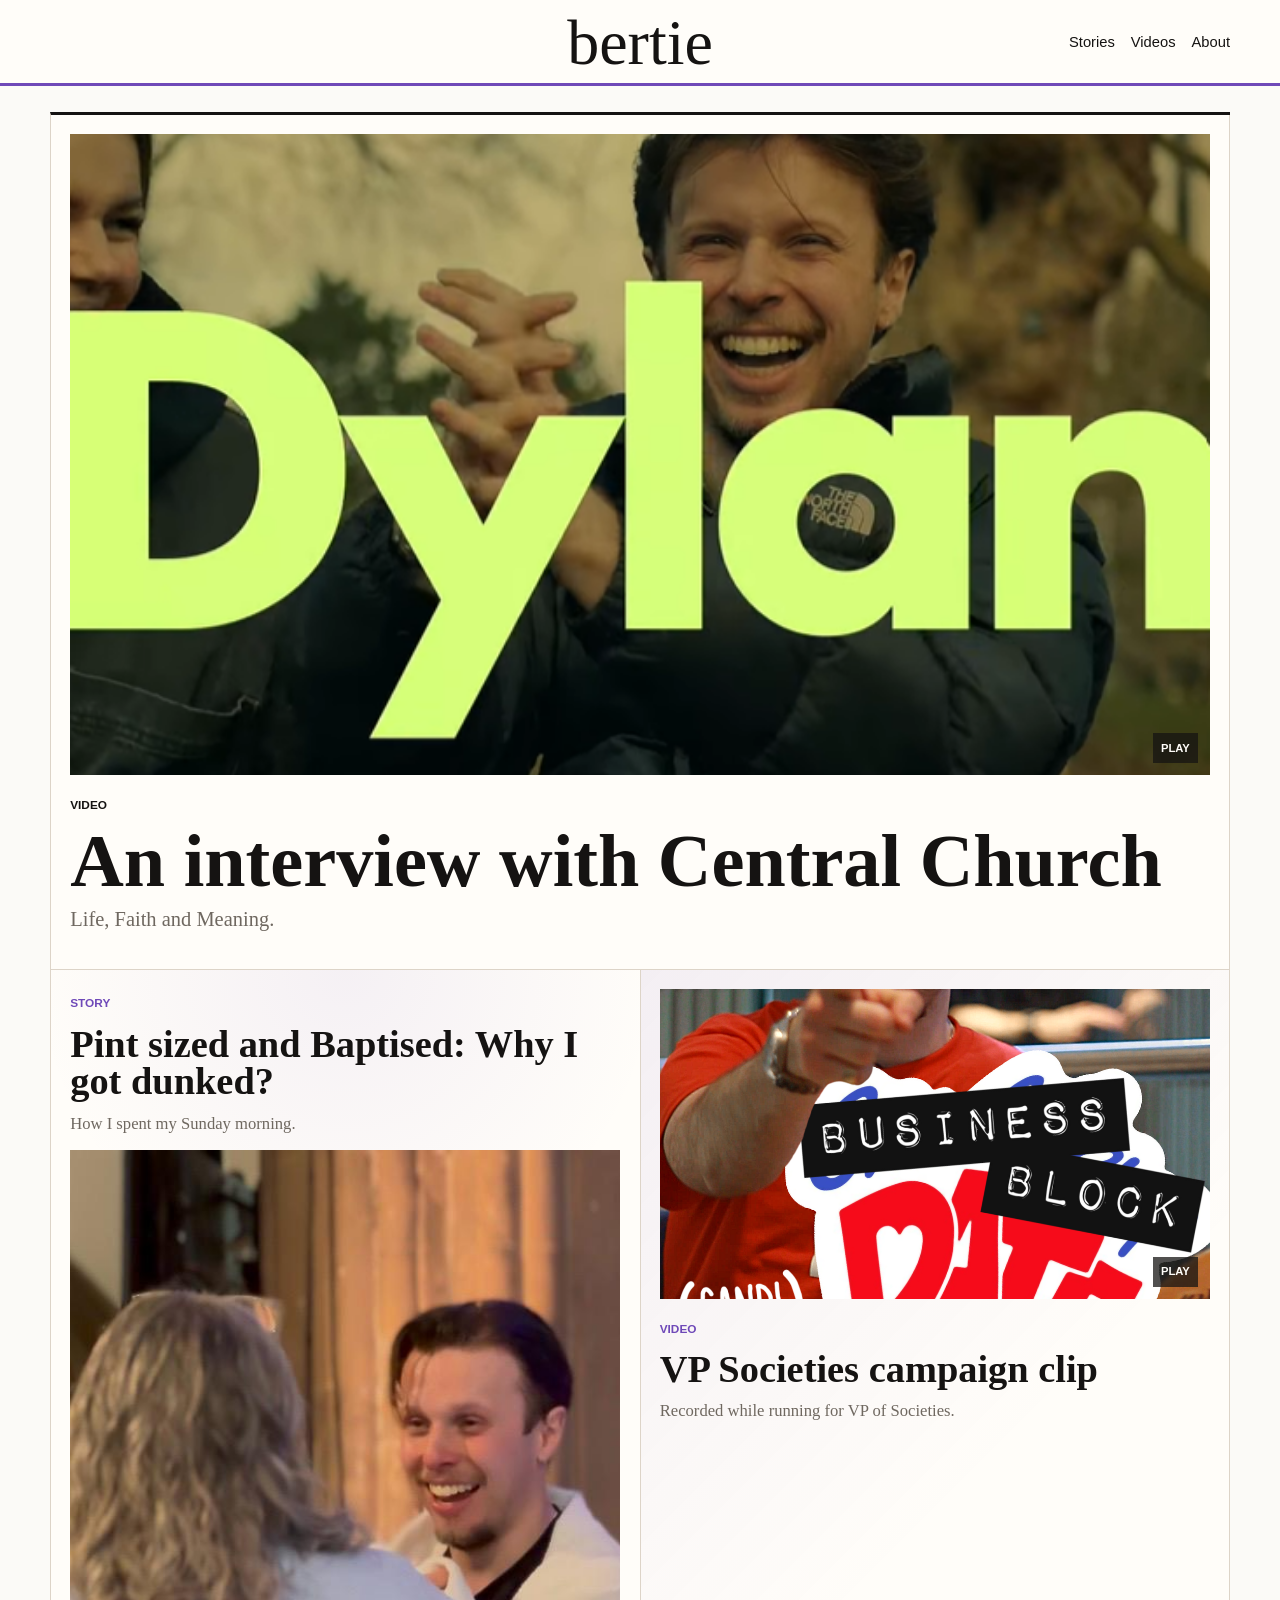
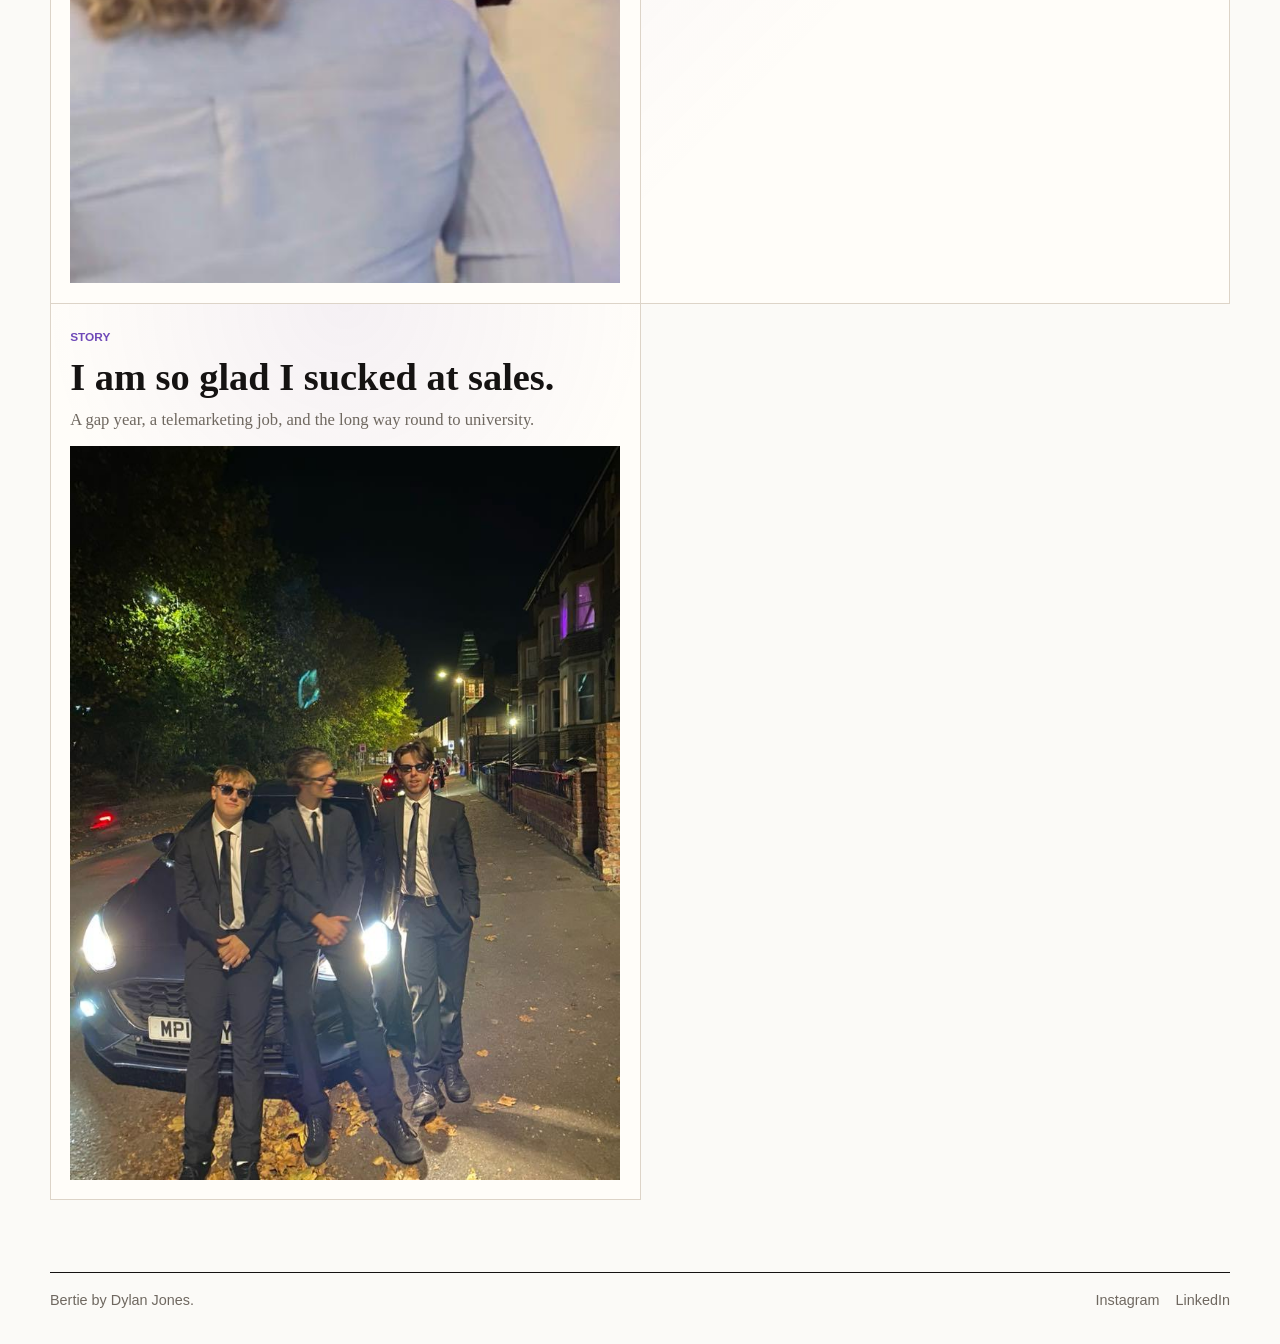
<file: index.html>
<!doctype html>
<html lang="en">
  <head>
    <meta charset="utf-8">
    <meta name="viewport" content="width=device-width, initial-scale=1">
    <title>Bertie</title>
    <meta name="description" content="Bertie is a place for writing by Dylan Jones.">
    <link rel="stylesheet" href="assets/css/site.css">
  </head>
  <body>
    <a class="skip-link" href="#main">Skip to content</a>
    <div data-include="header" data-base=""></div>

    <main id="main">
      <section class="post-index" aria-label="Posts">
        <div class="news-grid">
          <article class="post-card post-card--lead post-card--showcase post-card--video">
            <a href="posts/my-testimony.html">
              <div class="post-card__media" aria-hidden="true">
                <img src="assets/Thumbnails/interviewCC.png" alt="" loading="eager" decoding="async">
                <video muted loop playsinline preload="none">
                  <source src="assets/videos/testimony.mp4" type="video/mp4">
                </video>
              </div>
              <div class="post-card__body">
              <span class="post-label">Video</span>
              <h3>An interview with Central Church</h3>
              <p>
                Life, Faith and Meaning.
              </p>
              </div>
            </a>
          </article>

          <article class="post-card post-card--tall">
            <a href="posts/i-failed-my-driving-test-3-times.html">
              <span class="post-label">Story</span>
              <h3>Pint sized and Baptised: Why I got dunked?</h3>
              <p>
                How I spent my Sunday morning.
              </p>
            </a>
            <img src="assets/images/Baptism.jpeg" alt="Dylan being baptised" loading="eager" decoding="async">
          </article>

          <article class="post-card post-card--text">
            <a href="posts/vp-societies-campaign.html">
              <div class="post-card__media" aria-hidden="true">
                <img src="assets/Thumbnails/VP.png" alt="" loading="lazy" decoding="async">
                <video muted loop playsinline preload="none">
                  <source src="assets/videos/Business_Block_Date.mp4" type="video/mp4">
                </video>
              </div>
              <div class="post-card__body">
                <span class="post-label">Video</span>
                <h3>VP Societies campaign clip</h3>
                <p>
                  Recorded while running for VP of Societies.
                </p>
              </div>
            </a>
          </article>

          <article class="post-card post-card--tall">
            <a href="posts/i-am-so-glad-i-sucked-at-sales.html">
              <span class="post-label">Story</span>
              <h3>I am so glad I sucked at sales.</h3>
              <p>
                A gap year, a telemarketing job, and the long way round to university.
              </p>
            </a>
            <img src="assets/images/lads.jpeg" alt="Three friends in suits standing in front of a car at night" loading="lazy" decoding="async">
          </article>
        </div>
      </section>
    </main>

    <div data-include="footer" data-base=""></div>
    <script src="assets/js/site.js" defer></script>
  </body>
</html>
</file>
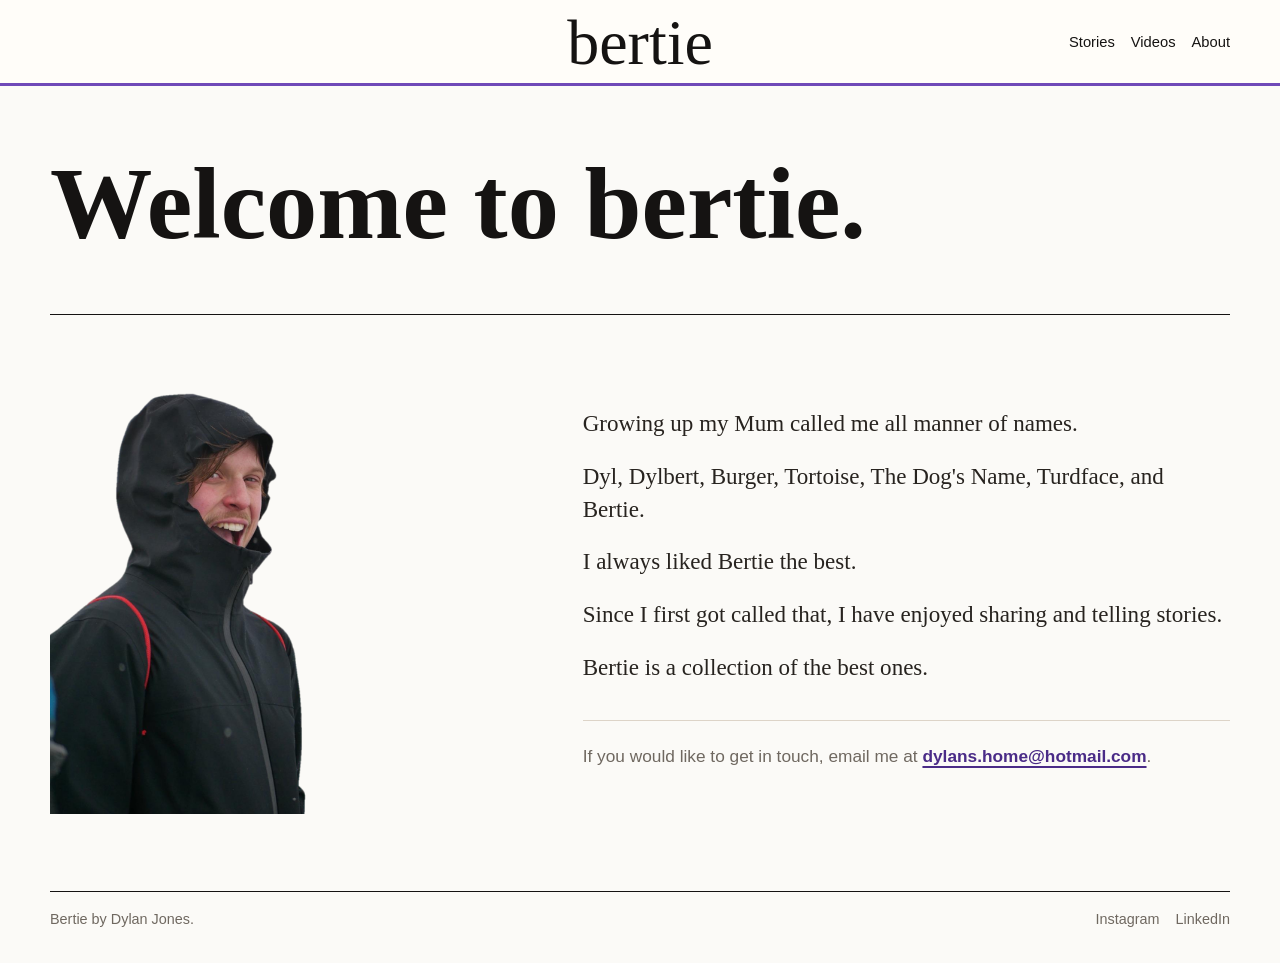
<file: about.html>
<!doctype html>
<html lang="en">
  <head>
    <meta charset="utf-8">
    <meta name="viewport" content="width=device-width, initial-scale=1">
    <title>About | Bertie</title>
    <meta name="description" content="About Bertie, a place for writing by Dylan Jones.">
    <link rel="stylesheet" href="assets/css/site.css">
  </head>
  <body>
    <a class="skip-link" href="#main">Skip to content</a>
    <div data-include="header" data-base=""></div>

    <main class="about-page" id="main">
      <header class="about-hero">
        <h1>Welcome to bertie.</h1>
      </header>

      <div class="about-story">
        <figure>
          <img src="assets/images/Dylan.png" alt="Dylan Jones" loading="eager" decoding="async">
        </figure>

        <div class="about-copy">
          <p>
            Growing up my Mum called me all manner of names.  
          </p>

          <p>
            Dyl, Dylbert, Burger, Tortoise, The Dog's Name, Turdface, and Bertie.
          </p>

          <p>
             I always liked Bertie the best.
          </p>

          <p>
            Since I first got called that, I have enjoyed sharing and telling stories.
          </p>

          <p>
            Bertie is a collection of the best ones.
          </p>

          <p class="about-contact">
            If you would like to get in touch, email me at
            <a href="mailto:dylans.home@hotmail.com">dylans.home@hotmail.com</a>.
          </p>
        </div>
      </div>
    </main>

    <div data-include="footer" data-base=""></div>
    <script src="assets/js/site.js" defer></script>
  </body>
</html>
</file>
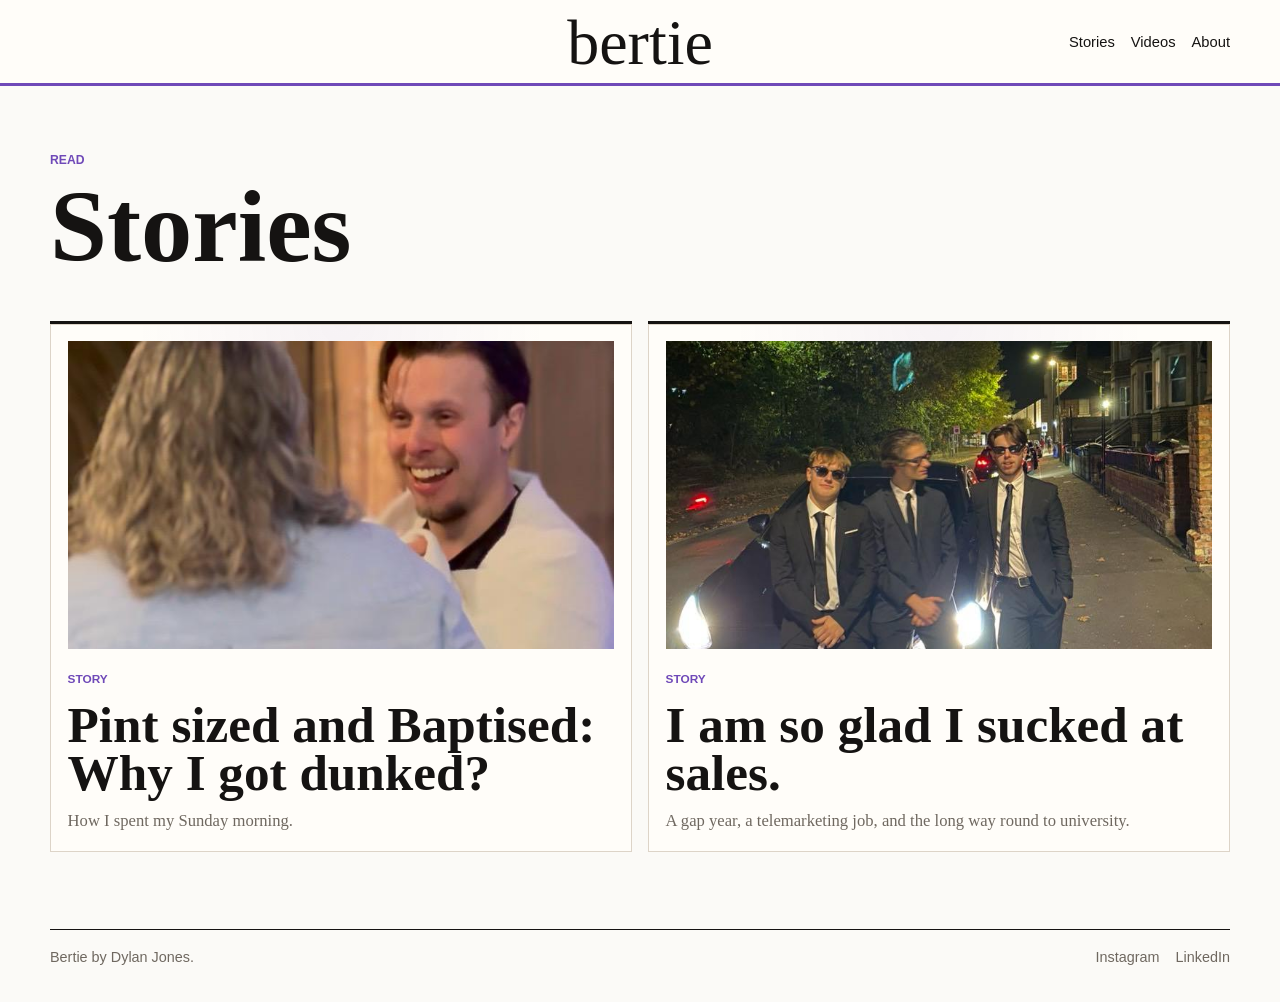
<file: stories.html>
<!doctype html>
<html lang="en">
  <head>
    <meta charset="utf-8">
    <meta name="viewport" content="width=device-width, initial-scale=1">
    <title>Stories | Bertie</title>
    <meta name="description" content="Stories from Bertie.">
    <link rel="stylesheet" href="assets/css/site.css">
  </head>
  <body>
    <a class="skip-link" href="#main">Skip to content</a>
    <div data-include="header" data-base=""></div>

    <main class="story-index" id="main">
      <header class="story-index__header">
        <p class="eyebrow">Read</p>
        <h1>Stories</h1>
      </header>

      <section class="story-grid" aria-label="Story posts">
        <article class="story-card story-card--with-media">
          <a href="posts/i-failed-my-driving-test-3-times.html">
            <img src="assets/images/Baptism.jpeg" alt="Dylan being baptised" loading="eager" decoding="async">
            <div>
              <span class="post-label">Story</span>
              <h2>Pint sized and Baptised: Why I got dunked?</h2>
              <p>How I spent my Sunday morning.</p>
            </div>
          </a>
        </article>

        <article class="story-card story-card--with-media">
          <a href="posts/i-am-so-glad-i-sucked-at-sales.html">
            <img src="assets/images/lads.jpeg" alt="Three friends in suits standing in front of a car at night" loading="lazy" decoding="async">
            <div>
              <span class="post-label">Story</span>
              <h2>I am so glad I sucked at sales.</h2>
              <p>A gap year, a telemarketing job, and the long way round to university.</p>
            </div>
          </a>
        </article>
      </section>
    </main>

    <div data-include="footer" data-base=""></div>
    <script src="assets/js/site.js" defer></script>
  </body>
</html>
</file>
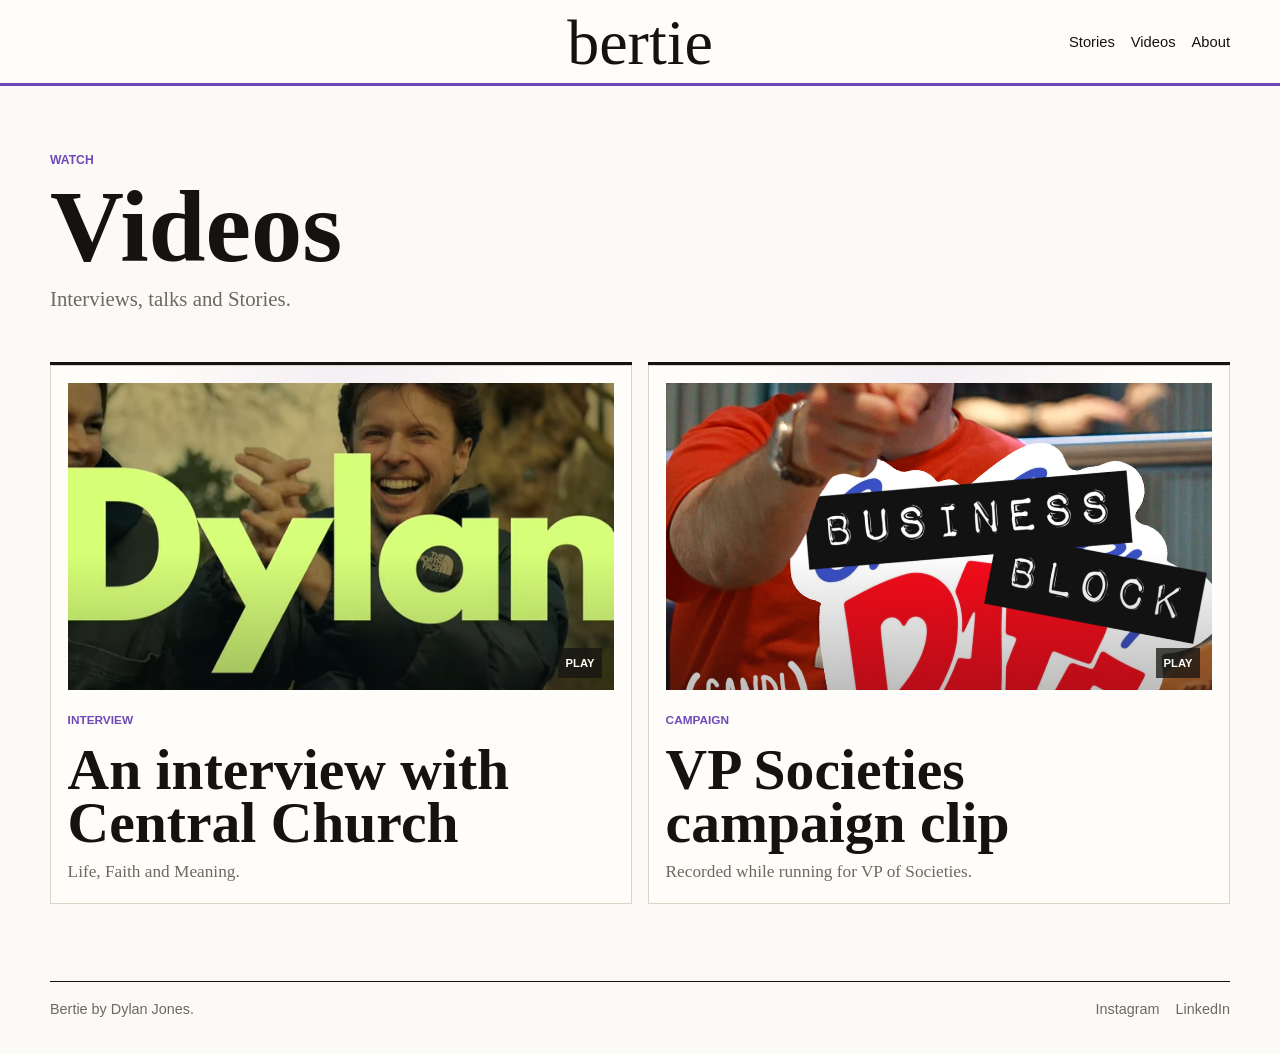
<file: videos.html>
<!doctype html>
<html lang="en">
  <head>
    <meta charset="utf-8">
    <meta name="viewport" content="width=device-width, initial-scale=1">
    <title>Videos | Bertie</title>
    <meta name="description" content="Videos, interviews, and recorded stories from Bertie.">
    <link rel="stylesheet" href="assets/css/site.css">
  </head>
  <body>
    <a class="skip-link" href="#main">Skip to content</a>
    <div data-include="header" data-base=""></div>

    <main class="video-index" id="main">
      <header class="video-index__header">
        <p class="eyebrow">Watch</p>
        <h1>Videos</h1>
        <p>
          Interviews, talks and Stories.
        </p>
      </header>

      <section class="video-grid" aria-label="Video posts">
        <article class="video-card">
          <a href="posts/my-testimony.html">
            <div class="video-card__media" aria-hidden="true">
              <img src="assets/Thumbnails/interviewCC.png" alt="" loading="eager" decoding="async">
              <video muted loop playsinline preload="none">
                <source src="assets/videos/testimony.mp4" type="video/mp4">
              </video>
            </div>
            <div class="video-card__body">
              <span class="post-label">Interview</span>
              <h2>An interview with Central Church</h2>
              <p>Life, Faith and Meaning.</p>
            </div>
          </a>
        </article>

        <article class="video-card">
          <a href="posts/vp-societies-campaign.html">
            <div class="video-card__media" aria-hidden="true">
              <img src="assets/Thumbnails/VP.png" alt="" loading="lazy" decoding="async">
              <video muted loop playsinline preload="none">
                <source src="assets/videos/Business_Block_Date.mp4" type="video/mp4">
              </video>
            </div>
            <div class="video-card__body">
              <span class="post-label">Campaign</span>
              <h2>VP Societies campaign clip</h2>
              <p>Recorded while running for VP of Societies.</p>
            </div>
          </a>
        </article>
      </section>
    </main>

    <div data-include="footer" data-base=""></div>
    <script src="assets/js/site.js" defer></script>
  </body>
</html>
</file>
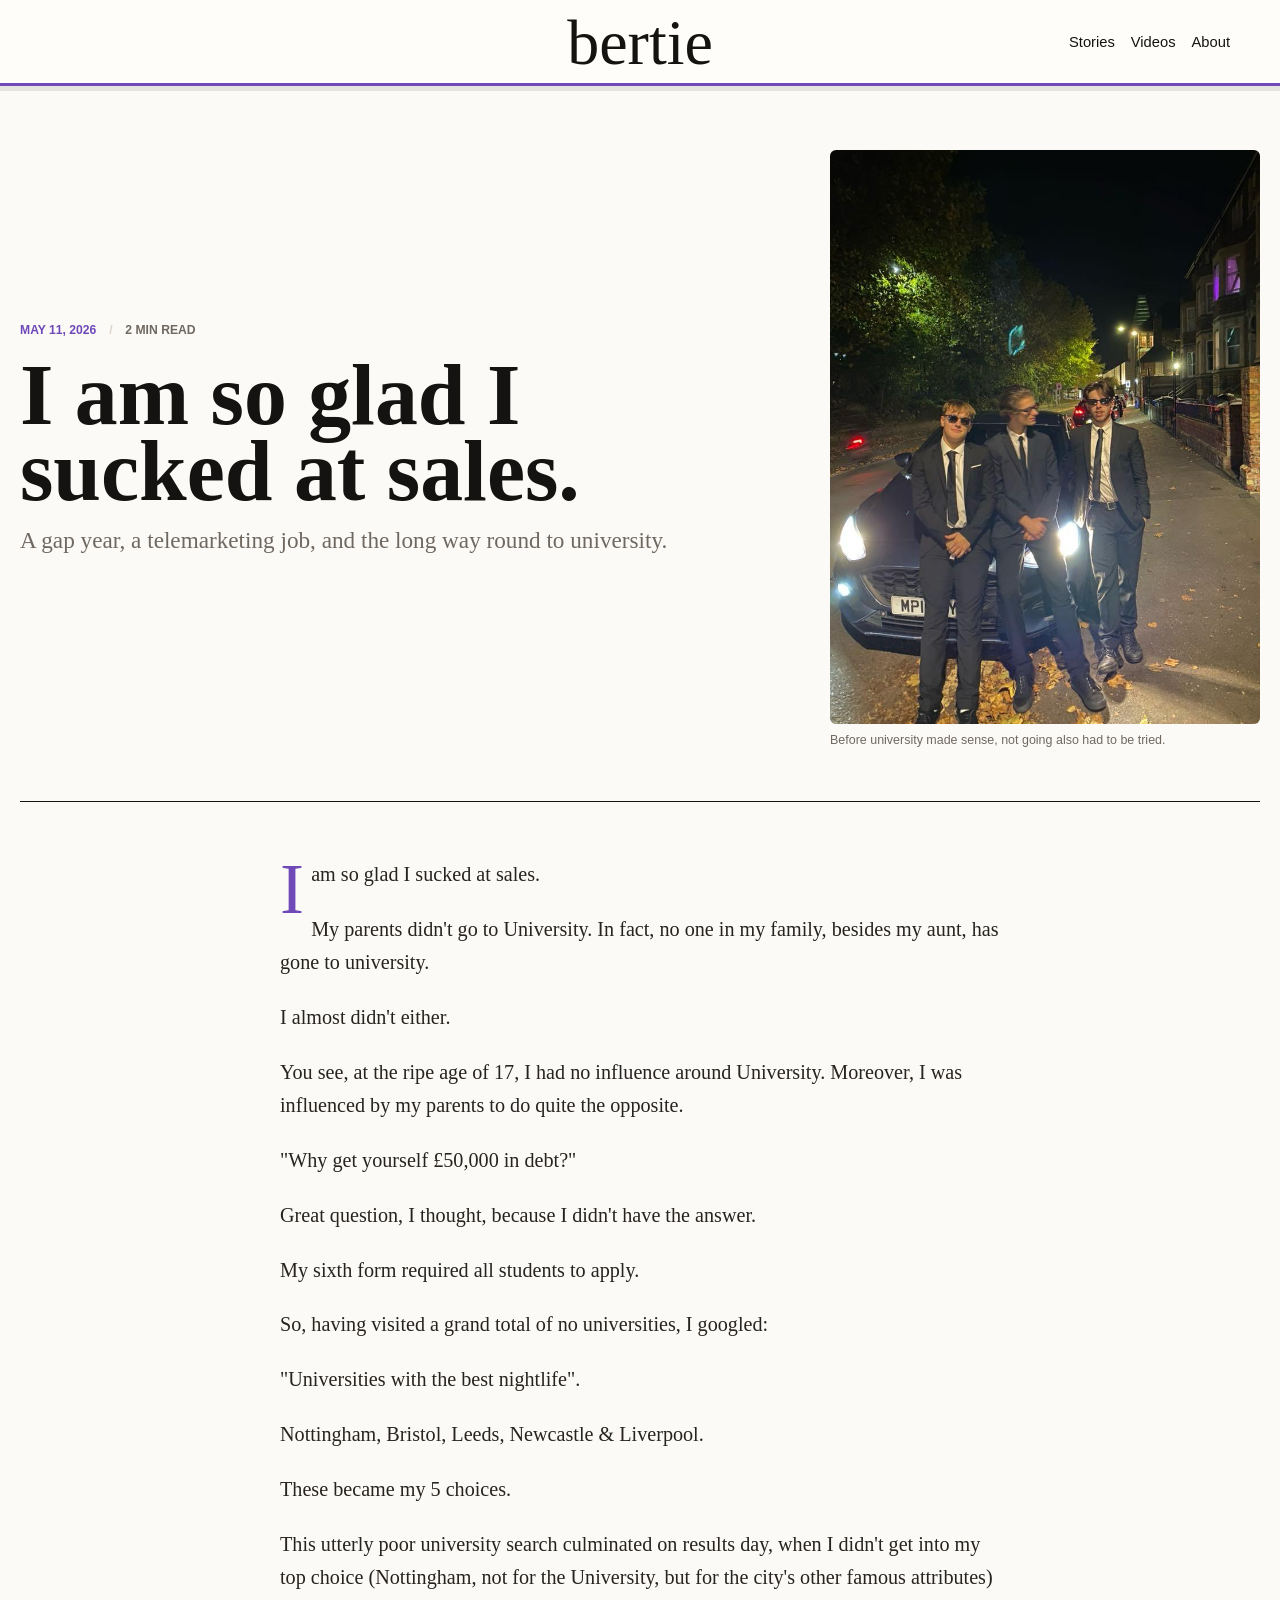
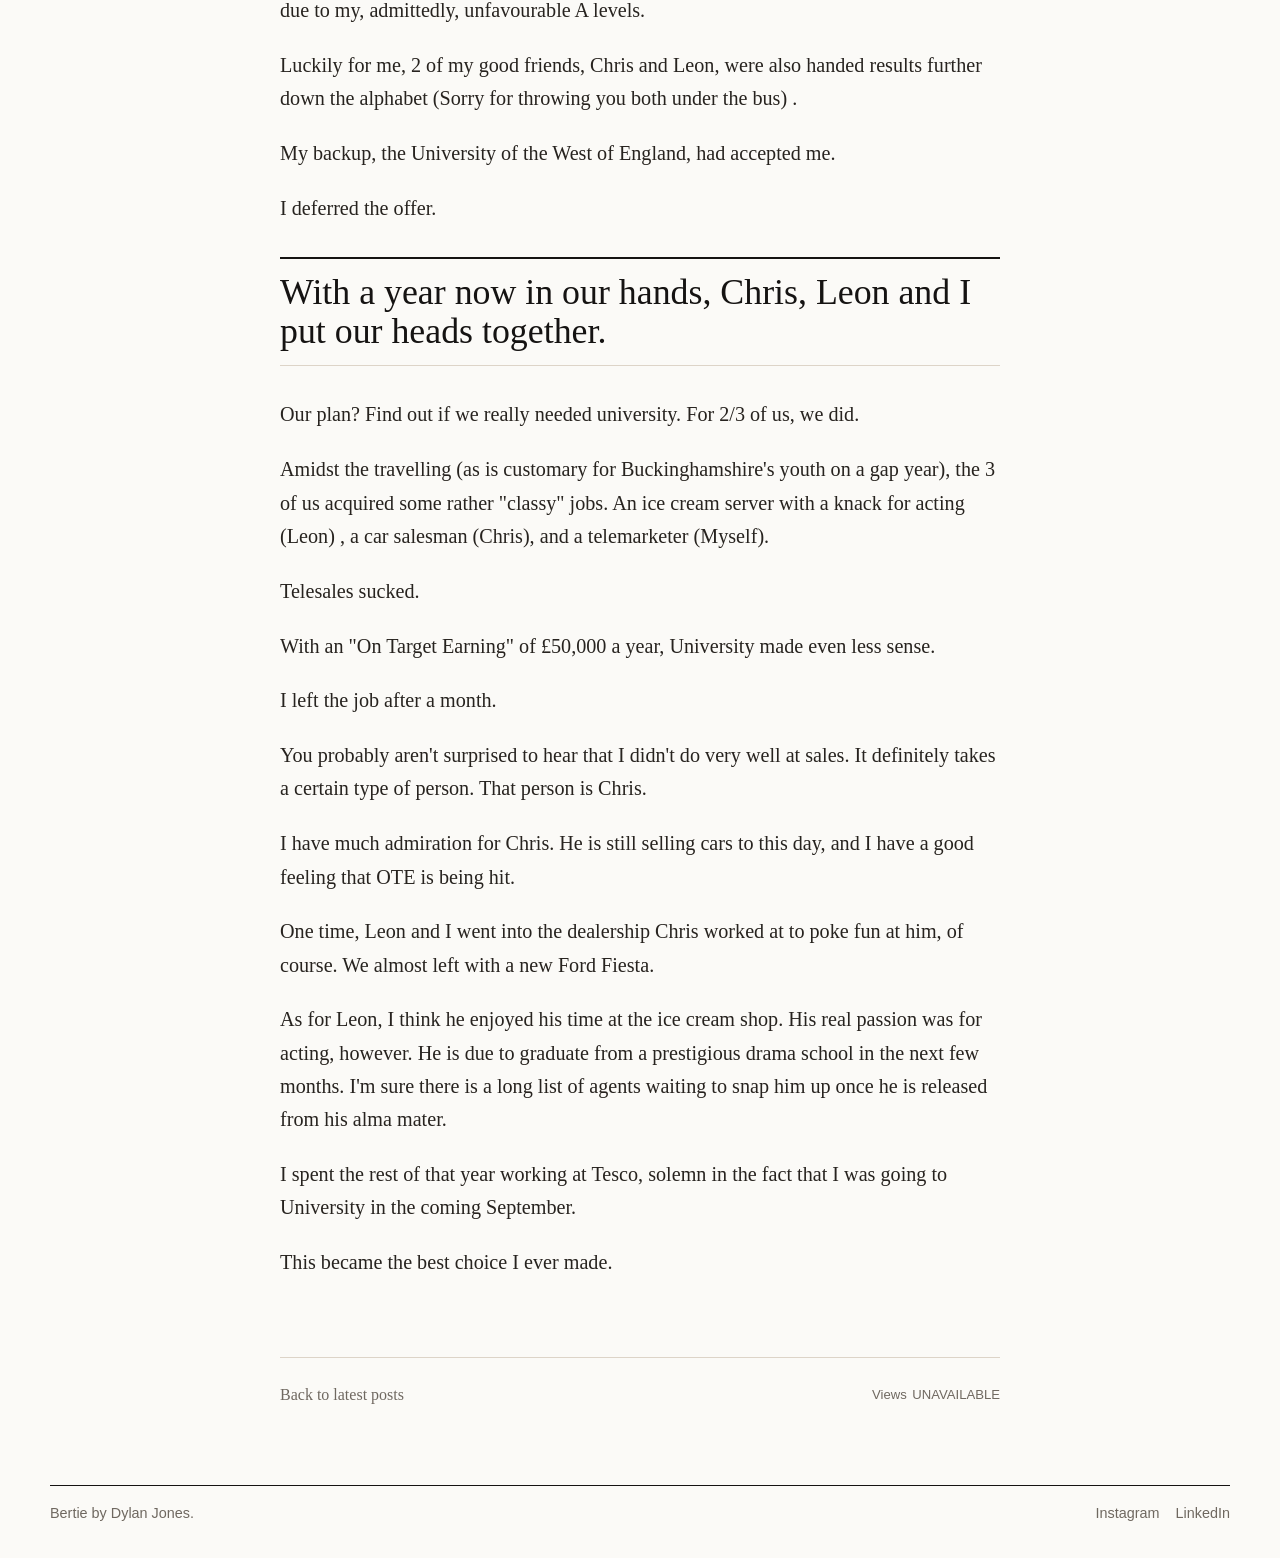
<file: posts/i-am-so-glad-i-sucked-at-sales.html>
<!doctype html>
<html lang="en">
  <head>
    <meta charset="utf-8">
    <meta name="viewport" content="width=device-width, initial-scale=1">
    <title>I am so glad I sucked at sales. | Bertie</title>
    <meta name="description" content="I am so glad I sucked at sales.">
    <link rel="stylesheet" href="../assets/css/site.css">
  </head>
  <body>
    <a class="skip-link" href="#main">Skip to content</a>
    <div data-include="header" data-base="../"></div>

    <main class="article-shell" id="main">
      <article>
        <header class="article-hero article-hero--portrait">
          <div>
            <div class="article-meta">
              <time datetime="2026-05-11">May 11, 2026</time>
            </div>
            <h1>I am so glad I sucked at sales.</h1>
            <p class="dek">A gap year, a telemarketing job, and the long way round to university.</p>
          </div>
          <figure>
            <img src="../assets/images/lads.jpeg" alt="Three friends in suits standing in front of a car at night" loading="eager" decoding="async">
            <figcaption>Before university made sense, not going also had to be tried.</figcaption>
          </figure>
        </header>

        <div class="article-layout article-layout--plain">
          <div class="article-body">
            <p class="dropcap">I am so glad I sucked at sales.</p>

            <p>My parents didn't go to University. In fact, no one in my family, besides my aunt, has gone to university.</p>

            <p>I almost didn't either.</p>

            <p>You see, at the ripe age of 17, I had no influence around University. Moreover, I was influenced by my parents to do quite the opposite.</p>

            <p>"Why get yourself &pound;50,000 in debt?"</p>

            <p>Great question, I thought, because I didn't have the answer.</p>

            <p>My sixth form required all students to apply.</p>

            <p>So, having visited a grand total of no universities, I googled:</p>

            <p>"Universities with the best nightlife".</p>

            <p>Nottingham, Bristol, Leeds, Newcastle &amp; Liverpool.</p>

            <p>These became my 5 choices.</p>

            <p>This utterly poor university search culminated on results day, when I didn't get into my top choice (Nottingham, not for the University, but for the city's other famous attributes) due to my, admittedly, unfavourable A levels.</p>

            <p>Luckily for me, 2 of my good friends, Chris and Leon, were also handed results further down the alphabet (Sorry for throwing you both under the bus) .</p>

            <p>My backup, the University of the West of England, had accepted me.</p>

            <p>I deferred the offer.</p>

            <blockquote class="pullquote">With a year now in our hands, Chris, Leon and I put our heads together.</blockquote>

            <p>Our plan? Find out if we really needed university. For 2/3 of us, we did.</p>

            <p>Amidst the travelling (as is customary for Buckinghamshire's youth on a gap year), the 3 of us acquired some rather "classy" jobs. An ice cream server with a knack for acting (Leon) , a car salesman (Chris), and a telemarketer (Myself).</p>

            <p>Telesales sucked.</p>

            <p>With an "On Target Earning" of &pound;50,000 a year, University made even less sense.</p>

            <p>I left the job after a month.</p>

            <p>You probably aren't surprised to hear that I didn't do very well at sales. It definitely takes a certain type of person. That person is Chris.</p>

            <p>I have much admiration for Chris. He is still selling cars to this day, and I have a good feeling that OTE is being hit.</p>

            <p>One time, Leon and I went into the dealership Chris worked at to poke fun at him, of course. We almost left with a new Ford Fiesta.</p>

            <p>As for Leon, I think he enjoyed his time at the ice cream shop. His real passion was for acting, however. He is due to graduate from a prestigious drama school in the next few months. I'm sure there is a long list of agents waiting to snap him up once he is released from his alma mater.</p>

            <p>I spent the rest of that year working at Tesco, solemn in the fact that I was going to University in the coming September.</p>

            <p>This became the best choice I ever made.</p>
          </div>

        </div>
      </article>

      <div class="article-footer">
        <a class="back-link" href="../index.html">Back to latest posts</a>
      </div>
    </main>

    <div data-include="footer" data-base="../"></div>
    <script src="../assets/js/site.js" defer></script>
  </body>
</html>
</file>
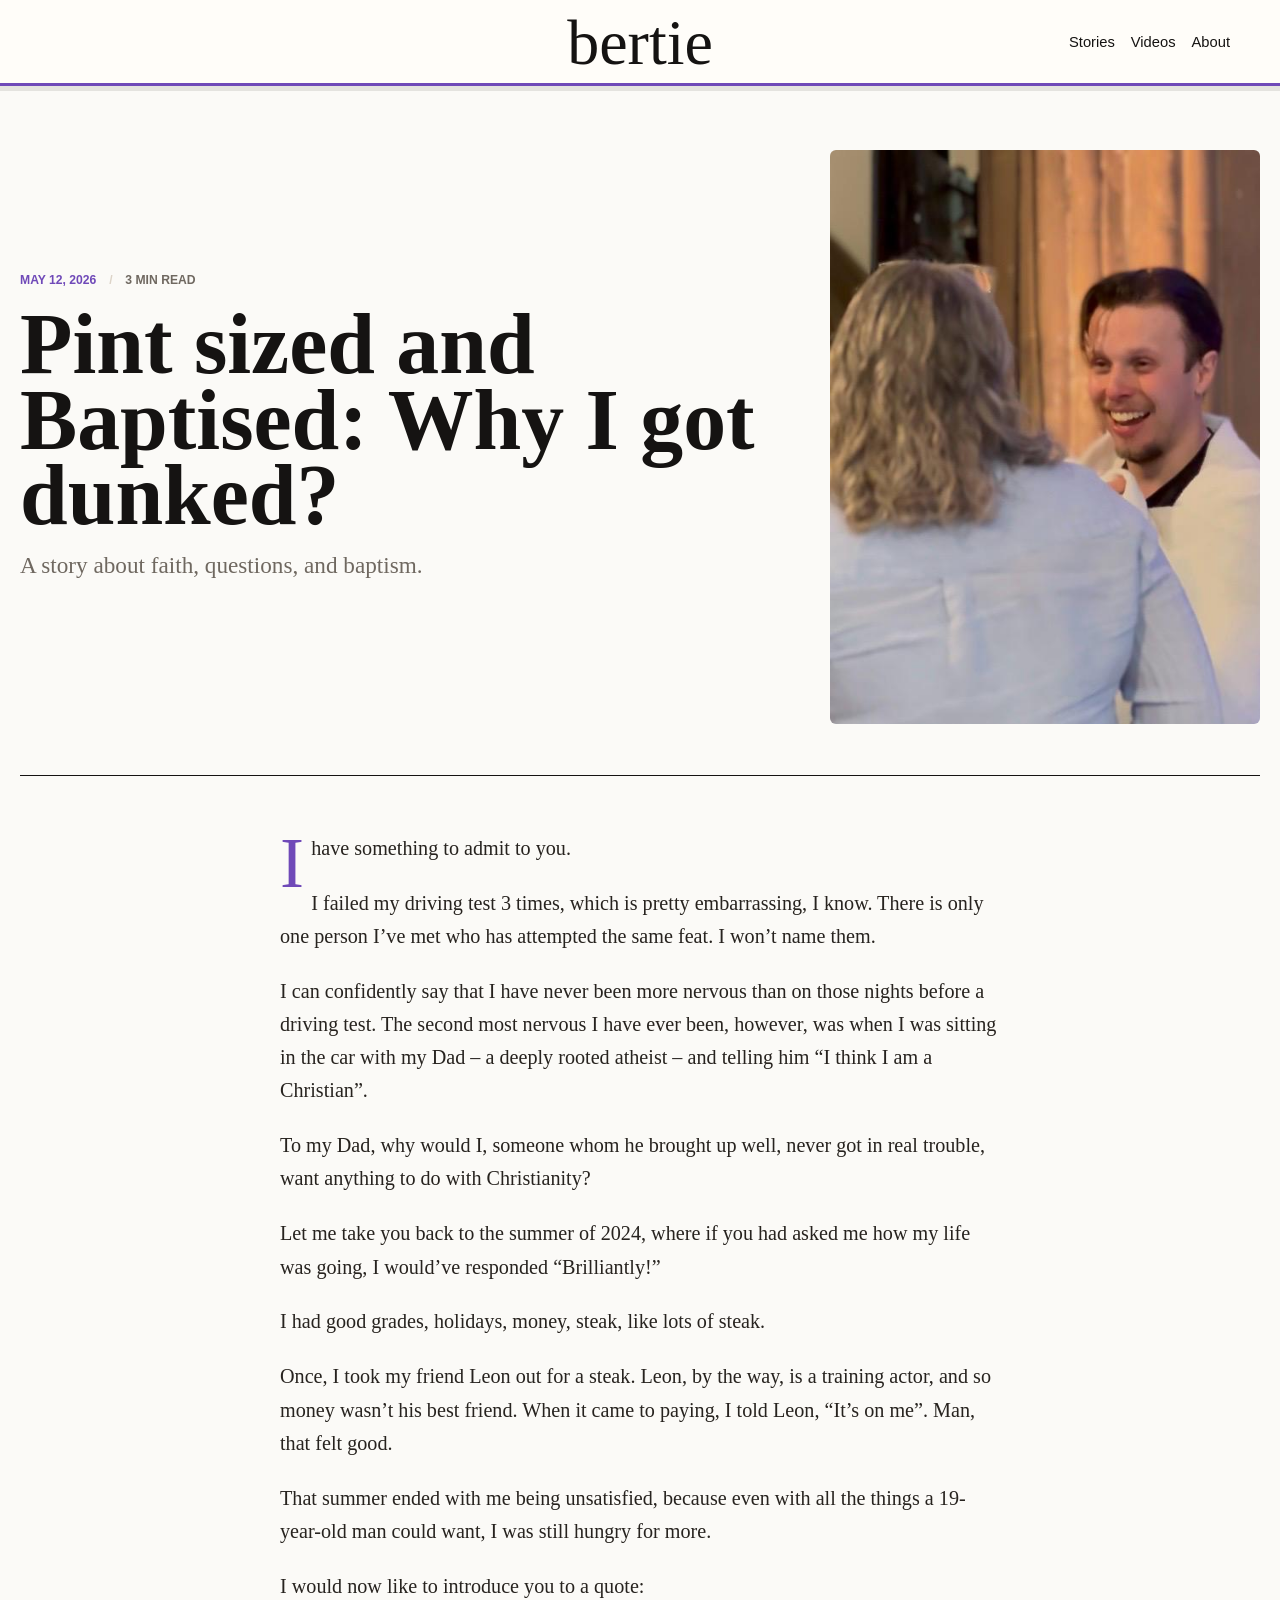
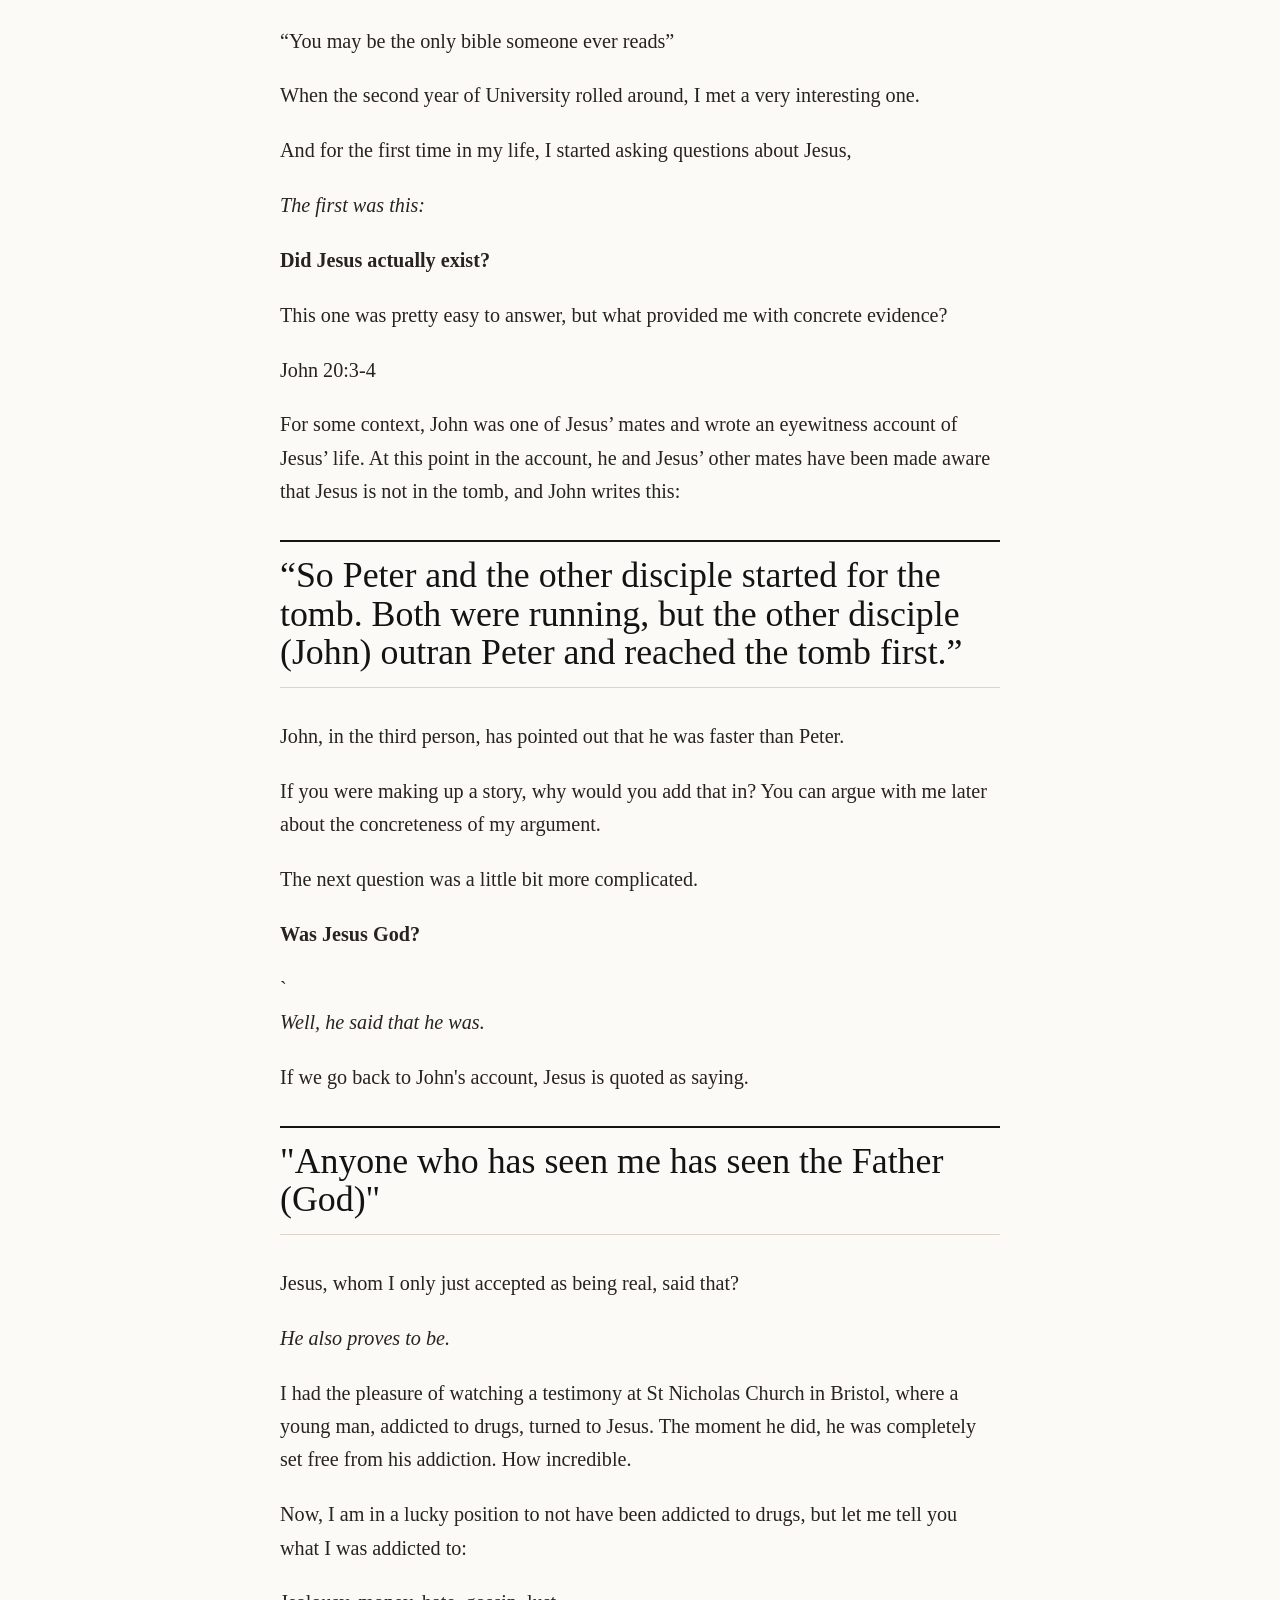
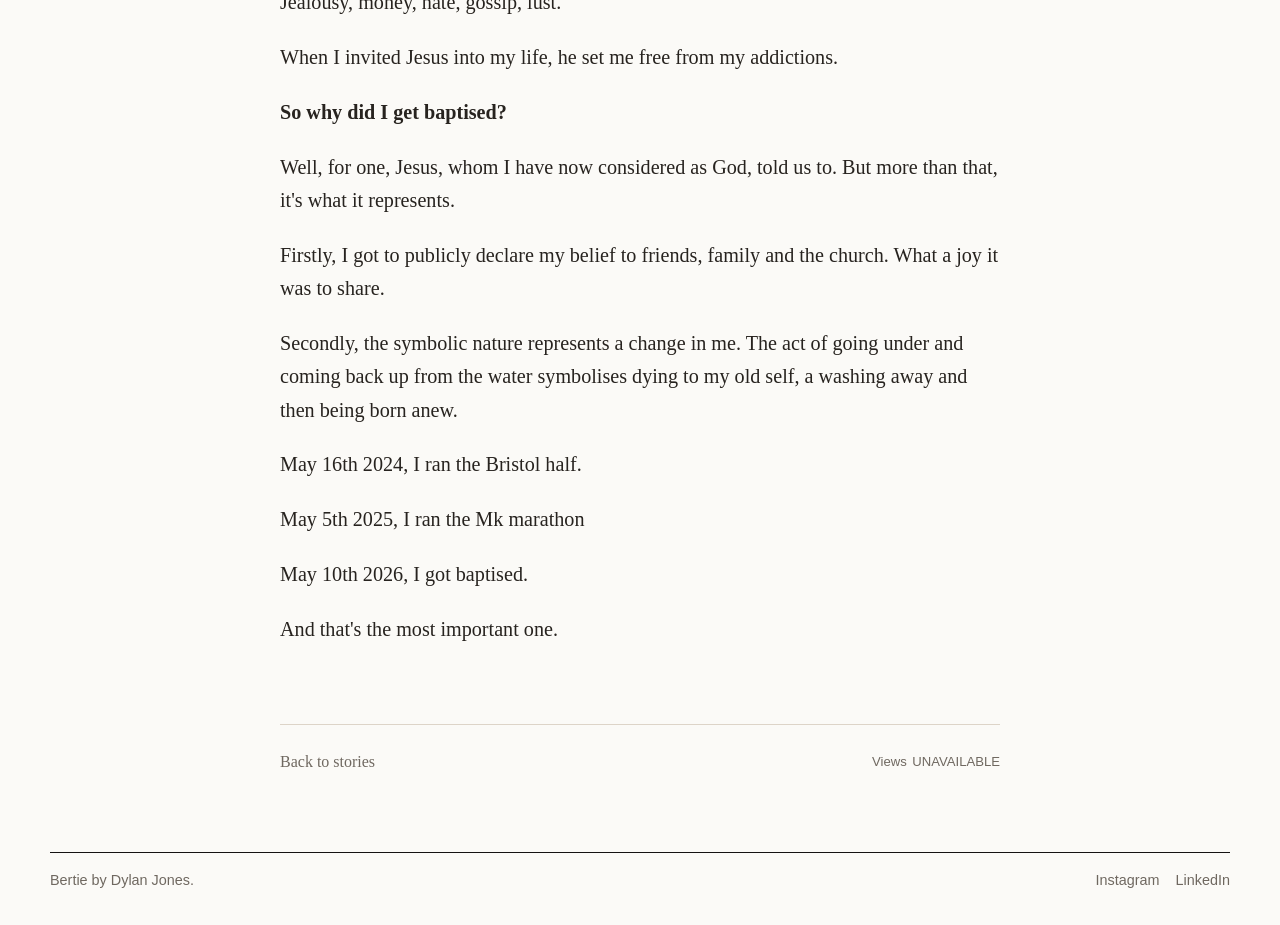
<file: posts/i-failed-my-driving-test-3-times.html>
<!doctype html>
<html lang="en">
  <head>
    <meta charset="utf-8">
    <meta name="viewport" content="width=device-width, initial-scale=1">
    <title>Pint sized and Baptised: Why I got dunked? | Bertie</title>
    <meta name="description" content="A story about driving tests, Christianity, and baptism.">
    <link rel="stylesheet" href="../assets/css/site.css">
  </head>
  <body>
    <a class="skip-link" href="#main">Skip to content</a>
    <div data-include="header" data-base="../"></div>

    <main class="article-shell" id="main">
      <article>
        <header class="article-hero article-hero--portrait">
          <div>
            <div class="article-meta">
              <time datetime="2026-05-12">May 12, 2026</time>
            </div>
            <h1>Pint sized and Baptised: Why I got dunked?</h1>
            <p class="dek">A story about faith, questions, and baptism.</p>
          </div>
          <figure>
            <img src="../assets/images/Baptism.jpeg" alt="Dylan being baptised" loading="eager" decoding="async">
          </figure>
        </header>

        <div class="article-layout article-layout--plain">
          <div class="article-body">
            <p class="dropcap">I have something to admit to you.</p>

            <p>I failed my driving test 3 times, which is pretty embarrassing, I know. There is only one person I’ve met who has attempted the same feat. I won’t name them.</p>

            <p>I can confidently say that I have never been more nervous than on those nights before a driving test. The second most nervous I have ever been, however, was when I was sitting in the car with my Dad – a deeply rooted atheist – and telling him “I think I am a Christian”.</p>

            <p>To my Dad, why would I, someone whom he brought up well, never got in real trouble, want anything to do with Christianity?</p>

            <p>Let me take you back to the summer of 2024, where if you had asked me how my life was going, I would’ve responded “Brilliantly!”</p>

            <p>I had good grades, holidays, money, steak, like lots of steak.</p>

            <p>Once, I took my friend Leon out for a steak. Leon, by the way, is a training actor, and so money wasn’t his best friend. When it came to paying, I told Leon, “It’s on me”. Man, that felt good.</p>

            <p>That summer ended with me being unsatisfied, because even with all the things a 19-year-old man could want, I was still hungry for more.</p>

            <p>I would now like to introduce you to a quote:</p>

            <p>“You may be the only bible someone ever reads”</p>

            <p>When the second year of University rolled around, I met a very interesting one.</p>

            <p>And for the first time in my life, I started asking questions about Jesus,</p>

            <p><em>The first was this:</em></p>

            <p><strong>Did Jesus actually exist?</strong></p>

            <p>This one was pretty easy to answer, but what provided me with concrete evidence?</p>

            <p>John 20:3-4</p>

            <p>For some context, John was one of Jesus’ mates and wrote an eyewitness account of Jesus’ life. At this point in the account, he and Jesus’ other mates have been made aware that Jesus is not in the tomb, and John writes this:</p>

            <blockquote class="pullquote">
              “So Peter and the other disciple started for the tomb. Both were running, but the other disciple (John) outran Peter and reached the tomb first.”
            </blockquote>

            <p>John, in the third person, has pointed out that he was faster than Peter.</p>

            <p>If you were making up a story, why would you add that in? You can argue with me later about the concreteness of my argument.</p>

            <p>The next question was a little bit more complicated.</p>

            <p><strong>Was Jesus God?</strong></p>
`
            <p><em>Well, he said that he was.</em></p>

            <p>If we go back to John's account, Jesus is quoted as saying.</p>

            <blockquote class="pullquote">
              "Anyone who has seen me has seen the Father (God)"
            </blockquote>

            <p>Jesus, whom I only just accepted as being real, said that?</p>

            <p><em>He also proves to be.</em></p>

            <p>I had the pleasure of watching a testimony at St Nicholas Church in Bristol, where a young man, addicted to drugs, turned to Jesus. The moment he did, he was completely set free from his addiction. How incredible.</p>

            <p>Now, I am in a lucky position to not have been addicted to drugs, but let me tell you what I was addicted to:</p>

            <p>Jealousy, money, hate, gossip, lust.</p>

            <p>When I invited Jesus into my life, he set me free from my addictions.</p>

            <p><strong>So why did I get baptised?</strong></p>

            <p>Well, for one, Jesus, whom I have now considered as God, told us to. But more than that, it's what it represents.</p>

            <p>Firstly, I got to publicly declare my belief to friends, family and the church. What a joy it was to share.</p>

            <p>Secondly, the symbolic nature represents a change in me. The act of going under and coming back up from the water symbolises dying to my old self, a washing away and then being born anew.</p>

            <p>May 16th 2024, I ran the Bristol half.</p>

            <p>May 5th 2025, I ran the Mk marathon</p>

            <p>May 10th 2026, I got baptised.</p>

            <p>And that's the most important one.</p>
          </div>
        </div>
      </article>

      <div class="article-footer">
        <a class="back-link" href="../stories.html">Back to stories</a>
      </div>
    </main>

    <div data-include="footer" data-base="../"></div>
    <script src="../assets/js/site.js" defer></script>
  </body>
</html>
</file>
<file: assets/css/site.css>
:root {
  color-scheme: light;
  --bg: #fbfaf7;
  --paper: #fffdf9;
  --ink: #151312;
  --text: #27231f;
  --muted: #6f6860;
  --line: #ddd4c8;
  --accent: #6f49b8;
  --accent-dark: #4a2b87;
  --accent-soft: #f0eafa;
  --green: #25584b;
  --blue: #263f73;
  --gold: #b6812d;
  --max: 1180px;
}

* {
  box-sizing: border-box;
}

html {
  scroll-behavior: smooth;
}

body {
  margin: 0;
  background: var(--bg);
  color: var(--text);
  font-family: Georgia, "Times New Roman", serif;
  line-height: 1.65;
  text-rendering: optimizeLegibility;
}

::selection {
  background: var(--accent-soft);
  color: var(--ink);
}

:focus-visible {
  outline: 3px solid var(--gold);
  outline-offset: 4px;
}

@media (prefers-reduced-motion: no-preference) {
  .js [data-reveal] {
    opacity: 0;
    transform: translateY(16px);
    transition:
      opacity 600ms ease,
      transform 600ms ease;
  }

  .js [data-reveal].is-visible {
    opacity: 1;
    transform: translateY(0);
  }
}

img {
  display: block;
  max-width: 100%;
}

a {
  color: inherit;
}

.skip-link {
  position: fixed;
  top: 0.75rem;
  left: 0.75rem;
  z-index: 30;
  padding: 0.55rem 0.75rem;
  background: var(--ink);
  color: #fffdf9;
  font-family: Arial, Helvetica, sans-serif;
  font-size: 0.82rem;
  font-weight: 800;
  text-decoration: none;
  transform: translateY(-160%);
}

.skip-link:focus {
  transform: translateY(0);
}

.site-header {
  position: sticky;
  top: 0;
  z-index: 10;
  display: grid;
  grid-template-columns: minmax(0, 1fr) auto minmax(0, 1fr);
  gap: 1rem;
  align-items: center;
  width: 100%;
  margin: 0;
  padding: 0.85rem max(1rem, calc((100% - var(--max)) / 2)) 0.75rem;
  background: var(--paper);
  border-bottom: 3px solid var(--accent);
  transition:
    padding 220ms ease,
    box-shadow 220ms ease;
}

.site-header.is-scrolled {
  padding-top: 0.55rem;
  padding-bottom: 0.5rem;
  box-shadow: 0 8px 24px rgb(21 19 18 / 0.12);
}

.brand {
  grid-column: 2;
  color: var(--ink);
  font-size: clamp(2.1rem, 5vw, 4.6rem);
  font-weight: 400;
  line-height: 0.9;
  letter-spacing: 0;
  text-decoration: none;
  text-transform: lowercase;
  transition: transform 220ms ease;
}

.site-header.is-scrolled .brand {
  transform: scale(0.93);
}

nav {
  grid-column: 3;
  display: flex;
  gap: 1rem;
  justify-content: flex-end;
  font-family: Arial, Helvetica, sans-serif;
  font-size: 0.92rem;
}

nav a,
.back-link,
.text-link {
  color: var(--muted);
  text-decoration: none;
}

.site-header nav a {
  color: var(--ink);
}

nav a:hover,
.back-link:hover,
.text-link:hover,
.post-card a:hover h3 {
  color: var(--accent);
}

.site-header nav a:hover {
  color: var(--accent);
}

main {
  width: min(var(--max), calc(100% - 2rem));
  margin: 0 auto;
}

.eyebrow,
.kicker,
time,
.tag {
  color: var(--accent);
  font-family: Arial, Helvetica, sans-serif;
  font-size: 0.76rem;
  font-weight: 800;
  letter-spacing: 0;
  text-transform: uppercase;
}

h1,
h2,
h3,
p,
blockquote {
  margin-top: 0;
}

h1,
h2,
h3 {
  color: var(--ink);
  letter-spacing: 0;
}

.home-hero {
  max-width: 920px;
  padding: clamp(2.5rem, 7vw, 6rem) 0 clamp(2rem, 5vw, 3.5rem);
}

.home-hero h1 {
  max-width: 880px;
  margin-bottom: 1rem;
  font-size: clamp(3.4rem, 10vw, 9rem);
  line-height: 0.84;
}

.home-hero p {
  max-width: 620px;
  color: var(--muted);
  font-size: 1.15rem;
}

.issue-strip {
  display: grid;
  grid-template-columns: 1fr auto;
  gap: 1rem;
  align-items: center;
  padding: 0.8rem 0;
  border-top: 1px solid var(--ink);
  border-bottom: 1px solid var(--ink);
  font-family: Arial, Helvetica, sans-serif;
  font-size: 0.82rem;
  font-weight: 800;
  text-transform: uppercase;
}

.post-index {
  padding: clamp(1rem, 2.5vw, 1.6rem) 0 clamp(2.5rem, 6vw, 4.5rem);
}

.news-grid {
  display: grid;
  grid-template-columns: repeat(2, minmax(0, 1fr));
  align-items: stretch;
  border-top: 3px solid var(--ink);
  border-left: 1px solid var(--line);
}

.post-card {
  --mx: 50%;
  --my: 0%;
  display: grid;
  grid-template-rows: auto 1fr;
  gap: 0.8rem;
  align-items: start;
  min-height: 100%;
  padding: clamp(0.85rem, 2vw, 1.2rem);
  background:
    radial-gradient(circle at var(--mx) var(--my), rgb(111 73 184 / 0.07), transparent 32%),
    var(--paper);
  border-right: 1px solid var(--line);
  border-bottom: 1px solid var(--line);
  border-radius: 0;
  transition:
    box-shadow 200ms ease,
    transform 200ms ease;
}

.post-card.is-active {
  transform: translateY(-2px);
  box-shadow: 0 14px 28px rgb(21 19 18 / 0.08);
}

.post-card:focus-within {
  box-shadow: inset 0 0 0 3px var(--gold);
}

.js .post-card[data-reveal].is-visible.is-active {
  transform: translateY(-2px);
}

.post-card a {
  display: block;
  text-decoration: none;
}

.post-card__media {
  position: relative;
  overflow: hidden;
  aspect-ratio: 16 / 9;
  margin-bottom: 1rem;
  background: var(--ink);
}

.post-card .post-card__media img,
.video-card__media img {
  width: 100%;
  height: 100%;
  min-height: 0;
  aspect-ratio: auto;
  object-fit: cover;
  transition:
    filter 220ms ease,
    transform 220ms ease;
}

.post-card__media video {
  position: absolute;
  inset: 0;
  width: 100%;
  height: 100%;
  object-fit: cover;
  opacity: 0;
  transition: opacity 180ms ease;
}

.post-card.is-previewing .post-card__media video,
.video-card.is-previewing .video-card__media video {
  opacity: 1;
}

.post-card__media::after,
.video-card__media::before {
  content: "Play";
  position: absolute;
  right: 0.75rem;
  bottom: 0.75rem;
  z-index: 1;
  padding: 0.35rem 0.5rem;
  background: rgb(21 19 18 / 0.74);
  color: #fffdf9;
  font-family: Arial, Helvetica, sans-serif;
  font-size: 0.7rem;
  font-weight: 800;
  text-transform: uppercase;
}

.post-card h3 {
  margin: 0 0 0.55rem;
  font-size: clamp(1.45rem, 3vw, 2.6rem);
  line-height: 0.98;
}

.post-label {
  display: inline-block;
  margin-bottom: 0.75rem;
  color: var(--accent);
  font-family: Arial, Helvetica, sans-serif;
  font-size: 0.74rem;
  font-weight: 800;
  text-transform: uppercase;
}

.post-card p {
  max-width: 640px;
  margin-bottom: 0;
  color: var(--muted);
  font-size: 1.04rem;
}

.post-card img {
  width: 100%;
  height: auto;
  min-height: 0;
  aspect-ratio: 4 / 3;
  object-fit: cover;
  border-radius: 0;
  border: 0;
  transition:
    filter 220ms ease,
    transform 220ms ease;
}

.post-card.is-active img {
  filter: saturate(1.08) contrast(1.02);
  transform: scale(1.01);
}

.post-card--lead {
  grid-column: 1 / -1;
}

.post-card--lead h3 {
  font-size: clamp(2.4rem, 5.8vw, 5.4rem);
  line-height: 0.9;
}

.post-card--lead p {
  max-width: 760px;
  font-size: clamp(1.08rem, 1.8vw, 1.28rem);
}

.post-card--lead img {
  aspect-ratio: 16 / 9;
}

.post-card--text {
  min-height: clamp(230px, 30vw, 360px);
  background:
    linear-gradient(135deg, rgb(111 73 184 / 0.08), transparent 56%),
    var(--paper);
}

.post-card--text a {
  align-self: end;
}

.post-card--showcase {
  min-height: clamp(250px, 34vw, 410px);
  background:
    linear-gradient(135deg, rgb(111 73 184 / 0.11), transparent 54%),
    var(--ink);
}

.post-card--showcase h3,
.post-card--showcase p,
.post-card--showcase .post-label {
  color: #fffdf9;
}

.post-card--showcase p {
  max-width: 560px;
  color: rgb(255 253 249 / 0.82);
}

.post-card--showcase a {
  align-self: end;
}

.post-card--video {
  background: var(--paper);
}

.post-card--video h3,
.post-card--video p,
.post-card--video .post-label {
  color: var(--ink);
}

.post-card--video p {
  color: var(--muted);
}

.post-card--tall {
  grid-column: span 1;
}

.post-card--tall img {
  aspect-ratio: 3 / 4;
}

.post-card:not(.post-card--lead) {
  grid-column: span 1;
}

.video-index {
  padding: clamp(2rem, 5vw, 4rem) 0 clamp(2.5rem, 6vw, 5rem);
}

.video-index__header {
  max-width: 820px;
  margin-bottom: clamp(1.5rem, 4vw, 3rem);
}

.video-index__header h1 {
  margin-bottom: 0.8rem;
  font-size: clamp(3rem, 8vw, 7rem);
  line-height: 0.88;
}

.video-index__header p:last-child {
  max-width: 620px;
  color: var(--muted);
  font-size: clamp(1.08rem, 2vw, 1.3rem);
  line-height: 1.38;
}

.video-grid {
  display: grid;
  grid-template-columns: repeat(2, minmax(0, 1fr));
  gap: 1rem;
  border: 0;
}

.video-card {
  --mx: 50%;
  --my: 0%;
  min-height: 100%;
  background:
    radial-gradient(circle at var(--mx) var(--my), rgb(111 73 184 / 0.08), transparent 34%),
    var(--paper);
  border-top: 3px solid var(--ink);
  box-shadow: inset 0 0 0 1px var(--line);
  transition:
    box-shadow 200ms ease,
    transform 200ms ease;
}

.video-card.is-active {
  transform: translateY(-2px);
  box-shadow:
    inset 0 0 0 1px var(--line),
    0 14px 28px rgb(21 19 18 / 0.08);
}

.js .video-card[data-reveal].is-visible.is-active {
  transform: translateY(-2px);
}

.video-card a {
  display: grid;
  grid-template-rows: auto 1fr;
  gap: 1rem;
  min-height: 100%;
  padding: clamp(0.85rem, 2vw, 1.1rem);
  text-decoration: none;
}

.video-card__media {
  position: relative;
  overflow: hidden;
  aspect-ratio: 16 / 9;
  background: var(--ink);
}

.video-card__media video {
  position: absolute;
  inset: 0;
  width: 100%;
  height: 100%;
  object-fit: cover;
  filter: saturate(1.02) contrast(1.02);
  opacity: 0;
  transition: opacity 180ms ease;
}

.video-card__media::after {
  content: "";
  position: absolute;
  inset: 0;
  background: linear-gradient(180deg, transparent 55%, rgb(21 19 18 / 0.28));
  pointer-events: none;
}

.video-card__media--pending {
  display: grid;
  place-items: center;
  color: rgb(255 253 249 / 0.78);
  font-family: Arial, Helvetica, sans-serif;
  font-size: 0.76rem;
  font-weight: 800;
  text-transform: uppercase;
}

.video-card__body {
  align-self: end;
}

.video-card h2 {
  margin-bottom: 0.6rem;
  color: var(--ink);
  font-size: clamp(2rem, 4.5vw, 4.4rem);
  line-height: 0.92;
}

.video-card p {
  max-width: 520px;
  margin-bottom: 0;
  color: var(--muted);
  font-size: 1.08rem;
}

.story-index {
  padding: clamp(2rem, 5vw, 4rem) 0 clamp(2.5rem, 6vw, 5rem);
}

.story-index__header {
  max-width: 820px;
  margin-bottom: clamp(1.5rem, 4vw, 3rem);
}

.story-index__header h1 {
  margin-bottom: 0;
  font-size: clamp(3rem, 8vw, 7rem);
  line-height: 0.88;
}

.story-grid {
  display: grid;
  grid-template-columns: repeat(2, minmax(0, 1fr));
  gap: 1rem;
}

.story-card {
  --mx: 50%;
  --my: 0%;
  min-height: 100%;
  background:
    radial-gradient(circle at var(--mx) var(--my), rgb(111 73 184 / 0.06), transparent 34%),
    var(--paper);
  border-top: 3px solid var(--ink);
  box-shadow: inset 0 0 0 1px var(--line);
  transition:
    box-shadow 200ms ease,
    transform 200ms ease;
}

.story-card.is-active {
  transform: translateY(-2px);
  box-shadow:
    inset 0 0 0 1px var(--line),
    0 14px 28px rgb(21 19 18 / 0.08);
}

.story-card a {
  display: grid;
  gap: 1rem;
  min-height: 100%;
  padding: clamp(0.85rem, 2vw, 1.1rem);
  text-decoration: none;
}

.js .story-card[data-reveal].is-visible.is-active {
  transform: translateY(-2px);
}

.story-card img {
  width: 100%;
  aspect-ratio: 16 / 9;
  object-fit: cover;
}

.story-card h2 {
  margin-bottom: 0.6rem;
  font-size: clamp(1.8rem, 4vw, 3.6rem);
  line-height: 0.94;
}

.story-card p {
  max-width: 560px;
  margin-bottom: 0;
  color: var(--muted);
  font-size: 1.04rem;
}

.page {
  max-width: 920px;
  padding: clamp(2.5rem, 7vw, 5rem) 0;
}

.page h1 {
  margin-bottom: 1rem;
  font-size: clamp(2.7rem, 7vw, 5.5rem);
  line-height: 0.93;
}

.page p {
  max-width: 720px;
  color: var(--muted);
  font-size: 1.12rem;
}

.about-grid {
  display: grid;
  grid-template-columns: minmax(0, 1fr) minmax(220px, 0.42fr);
  gap: clamp(1.5rem, 4vw, 4rem);
  align-items: start;
}

.about-card {
  padding: 1rem;
  background: var(--paper);
  border: 1px solid var(--line);
  border-radius: 6px;
  color: var(--muted);
  font-family: Arial, Helvetica, sans-serif;
  font-size: 0.92rem;
}

.about-page {
  min-height: calc(100vh - 8rem);
  padding: clamp(2.5rem, 6vw, 4.5rem) 0 clamp(2.5rem, 6vw, 5rem);
}

.about-hero h1 {
  max-width: 1040px;
  margin: 0 0 clamp(2rem, 5vw, 4rem);
  font-size: clamp(3rem, 8vw, 7.5rem);
  line-height: 0.9;
}

.about-story {
  display: grid;
  grid-template-columns: minmax(240px, 0.42fr) minmax(0, 0.58fr);
  gap: clamp(1.5rem, 5vw, 4.5rem);
  align-items: center;
  padding-top: clamp(1.5rem, 4vw, 3rem);
  border-top: 1px solid var(--ink);
}

.about-story figure {
  margin: 0;
}

.about-story img {
  width: min(100%, 360px);
  object-fit: contain;
}

.about-copy {
  display: grid;
  gap: clamp(0.85rem, 1.8vw, 1.25rem);
  max-width: 720px;
}

.about-copy p {
  margin: 0;
  font-size: clamp(1.18rem, 1.8vw, 1.55rem);
  line-height: 1.42;
}

.about-copy .about-contact {
  margin-top: clamp(0.4rem, 1.5vw, 1rem);
  padding-top: clamp(1rem, 2vw, 1.4rem);
  border-top: 1px solid var(--line);
  color: var(--muted);
  font-family: Arial, Helvetica, sans-serif;
  font-size: clamp(0.98rem, 1.4vw, 1.08rem);
  line-height: 1.55;
}

.about-copy .about-contact a {
  color: var(--accent-dark);
  font-weight: 800;
  text-decoration-thickness: 0.09em;
  text-underline-offset: 0.22em;
  overflow-wrap: anywhere;
}

.article-shell {
  width: min(1240px, calc(100% - 2rem));
}

.article-hero {
  display: grid;
  grid-template-columns: minmax(0, 1fr) minmax(300px, 0.72fr);
  gap: clamp(1.5rem, 4vw, 4rem);
  align-items: center;
  padding: clamp(2rem, 5vw, 4rem) 0 clamp(1.8rem, 4vw, 3.5rem);
  border-bottom: 1px solid var(--ink);
}

.article-hero h1 {
  max-width: 760px;
  margin-bottom: 1rem;
  font-size: clamp(3rem, 6.7vw, 6.8rem);
  line-height: 0.88;
}

.dek {
  max-width: 690px;
  color: var(--muted);
  font-size: clamp(1.15rem, 2vw, 1.45rem);
  line-height: 1.35;
}

.article-meta {
  display: flex;
  flex-wrap: wrap;
  gap: 0.8rem;
  align-items: center;
  margin-bottom: 1.1rem;
  font-family: Arial, Helvetica, sans-serif;
}

.reading-time {
  color: var(--muted);
  font-size: 0.76rem;
  font-weight: 800;
  letter-spacing: 0;
  text-transform: uppercase;
}

.reading-time::before {
  content: "/";
  margin-right: 0.8rem;
  color: var(--line);
}

.article-hero figure,
.media-block figure,
.image-pair figure {
  margin: 0;
}

.article-hero img {
  width: 100%;
  aspect-ratio: 4 / 5;
  max-height: 720px;
  object-fit: cover;
  border-radius: 6px;
}

.article-hero--wide {
  grid-template-columns: minmax(0, 0.85fr) minmax(360px, 1fr);
}

.article-hero--wide img {
  aspect-ratio: 5 / 4;
}

.article-hero--portrait {
  grid-template-columns: minmax(0, 1fr) minmax(260px, 430px);
}

.article-hero--portrait img {
  aspect-ratio: 3 / 4;
  object-position: center top;
}

.article-hero--text {
  display: block;
  max-width: 900px;
}

.article-hero--text h1 {
  max-width: 860px;
}

.article-hero--showcase {
  display: block;
  max-width: 920px;
  padding-bottom: clamp(1.4rem, 3vw, 2.5rem);
}

.article-hero--showcase h1 {
  max-width: 860px;
}

figcaption {
  margin-top: 0.55rem;
  color: var(--muted);
  font-family: Arial, Helvetica, sans-serif;
  font-size: 0.78rem;
  line-height: 1.4;
}

.article-layout {
  display: grid;
  grid-template-columns: minmax(120px, 0.42fr) minmax(0, 700px) minmax(120px, 0.42fr);
  gap: clamp(1rem, 3vw, 2.5rem);
  padding: clamp(2rem, 5vw, 3.5rem) 0;
}

.article-layout--plain {
  display: block;
  max-width: 720px;
  margin: 0 auto;
}

.article-aside {
  position: sticky;
  top: 1rem;
  align-self: start;
  color: var(--muted);
  font-family: Arial, Helvetica, sans-serif;
  font-size: 0.85rem;
  line-height: 1.5;
}

.article-body {
  grid-column: 2;
  font-size: clamp(1.12rem, 1.6vw, 1.26rem);
}

.article-body p {
  margin-bottom: 1.35rem;
}

.article-body h2 {
  margin: 2.5rem 0 0.85rem;
  font-size: clamp(2rem, 5vw, 4.2rem);
  line-height: 0.93;
}

.article-body ul {
  margin: 0 0 1.45rem;
  padding-left: 1.2rem;
}

.article-body li {
  margin-bottom: 0.4rem;
}

.dropcap:first-letter {
  float: left;
  padding: 0.08rem 0.45rem 0 0;
  color: var(--accent);
  font-size: 4.5rem;
  line-height: 0.85;
}

.pullquote {
  margin: 2rem 0;
  padding: 0.85rem 0 0.95rem;
  border-top: 2px solid var(--ink);
  border-bottom: 1px solid var(--line);
  color: var(--ink);
  font-size: clamp(1.45rem, 2.8vw, 2.35rem);
  line-height: 1.08;
}

.media-block {
  grid-column: 1 / -1;
  margin: clamp(1rem, 4vw, 2.5rem) 0;
}

.media-block img {
  width: 100%;
  max-height: 640px;
  object-fit: cover;
  border-radius: 6px;
}

.image-pair {
  display: grid;
  grid-column: 1 / -1;
  grid-template-columns: 0.9fr 1.1fr;
  gap: 1rem;
  margin: clamp(1rem, 4vw, 2.5rem) 0;
}

.image-pair img {
  width: 100%;
  height: 100%;
  min-height: 320px;
  max-height: 620px;
  object-fit: cover;
  border-radius: 6px;
}

.showcase-layout {
  display: grid;
  grid-template-columns: minmax(0, 0.58fr) minmax(326px, 0.42fr);
  gap: clamp(1.5rem, 5vw, 4rem);
  align-items: start;
  padding: clamp(2rem, 5vw, 3.5rem) 0;
}

.video-post .showcase-layout {
  display: block;
  max-width: 780px;
  margin: 0 auto;
}

.video-post .showcase-copy {
  max-width: 720px;
  margin: 0 auto 1.25rem;
  font-size: clamp(1.08rem, 1.7vw, 1.35rem);
  text-align: center;
}

.video-post .embed-showcase {
  position: static;
  width: min(100%, 780px);
  margin: 0 auto;
}

.showcase-copy {
  max-width: 620px;
  font-size: clamp(1.3rem, 2vw, 1.7rem);
  line-height: 1.28;
}

.showcase-copy p {
  margin-bottom: 1rem;
}

.video-note {
  padding-top: 1rem;
  border-top: 1px solid var(--line);
  color: var(--muted);
  font-family: Arial, Helvetica, sans-serif;
  font-size: 0.9rem;
  line-height: 1.5;
}

.embed-showcase {
  position: sticky;
  top: clamp(6rem, 12vw, 8rem);
  justify-self: end;
  width: min(100%, 540px);
  padding: 0.65rem;
  background: var(--paper);
  border: 1px solid var(--line);
  box-shadow: 0 18px 40px rgb(21 19 18 / 0.1);
}

.embed-showcase .instagram-media {
  min-width: 0 !important;
  margin: 0 !important;
}

.embed-showcase a {
  color: var(--accent);
  font-family: Arial, Helvetica, sans-serif;
  font-weight: 800;
}

.video-player {
  display: block;
  width: 100%;
  max-height: 78vh;
  background: var(--ink);
}

.video-placeholder {
  display: grid;
  min-height: 260px;
  place-items: center;
  color: var(--muted);
  font-family: Arial, Helvetica, sans-serif;
  font-weight: 800;
  text-align: center;
  text-transform: uppercase;
}

.video-placeholder p {
  margin: 0;
}

.article-footer {
  display: flex;
  flex-wrap: wrap;
  gap: 0.8rem 1rem;
  align-items: center;
  justify-content: space-between;
  max-width: 720px;
  margin: 0 auto clamp(2.5rem, 6vw, 5rem);
  padding-top: 1.5rem;
  border-top: 1px solid var(--line);
}

.view-counter {
  display: inline-flex;
  gap: 0.35rem;
  align-items: baseline;
  margin: 0;
  color: var(--muted);
  font-family: Arial, Helvetica, sans-serif;
  font-size: 0.82rem;
}

.view-counter__value {
  color: var(--ink);
  font-weight: 800;
}

.view-counter__label {
  text-transform: uppercase;
}

.view-counter.has-error .view-counter__value {
  color: var(--muted);
  font-weight: 400;
}

footer {
  width: min(var(--max), calc(100% - 2rem));
  margin: 0 auto;
  padding: 1rem 0 2rem;
  border-top: 1px solid var(--ink);
  color: var(--muted);
  font-family: Arial, Helvetica, sans-serif;
  font-size: 0.9rem;
}

.site-footer {
  display: flex;
  align-items: center;
  justify-content: space-between;
  gap: 1rem;
}

.social-links {
  display: flex;
  gap: 1rem;
}

.social-links a {
  color: var(--muted);
  text-decoration: none;
}

.social-links a:hover {
  color: var(--accent);
}

footer p {
  margin: 0;
}

.reading-progress {
  position: fixed;
  top: 0;
  left: 0;
  z-index: 20;
  width: 100%;
  height: 5px;
  background: rgb(21 19 18 / 0.1);
  pointer-events: none;
}

.reading-progress span {
  display: block;
  width: 100%;
  height: 100%;
  transform: scaleX(0);
  transform-origin: left;
  background: linear-gradient(90deg, var(--gold), var(--accent-soft));
  box-shadow: 0 1px 8px rgb(21 19 18 / 0.18);
}

.back-to-top {
  position: fixed;
  right: max(1rem, calc((100% - var(--max)) / 2));
  bottom: 1rem;
  z-index: 15;
  padding: 0.65rem 0.85rem;
  border: 1px solid rgb(255 253 249 / 0.42);
  border-radius: 999px;
  background: var(--ink);
  color: #fffdf9;
  box-shadow: 0 12px 28px rgb(21 19 18 / 0.18);
  cursor: pointer;
  font-family: Arial, Helvetica, sans-serif;
  font-size: 0.78rem;
  font-weight: 800;
  letter-spacing: 0;
  opacity: 0;
  pointer-events: none;
  text-transform: uppercase;
  transform: translateY(10px);
  transition:
    opacity 180ms ease,
    transform 180ms ease,
    background 180ms ease;
}

.back-to-top:hover {
  background: var(--accent);
}

.back-to-top.is-visible {
  opacity: 1;
  pointer-events: auto;
  transform: translateY(0);
}

@media (prefers-reduced-motion: reduce) {
  *,
  *::before,
  *::after {
    scroll-behavior: auto !important;
    transition-duration: 0.01ms !important;
    animation-duration: 0.01ms !important;
    animation-iteration-count: 1 !important;
  }
}

@media (max-width: 920px) {
  .home-hero,
  .article-hero,
  .article-layout,
  .about-grid,
  .about-story,
  .showcase-layout {
    display: block;
  }

  .home-hero img,
  .article-hero figure {
    margin-top: 1.25rem;
  }

  .article-aside {
    position: static;
    margin-bottom: 1.4rem;
    padding-bottom: 1rem;
    border-bottom: 1px solid var(--line);
  }

  .article-body {
    grid-column: auto;
  }

  .embed-showcase {
    position: static;
    margin-top: 1.25rem;
  }

  .about-copy {
    padding-bottom: 2.5rem;
  }
}

@media (max-width: 680px) {
  .image-pair {
    display: block;
  }

  .site-header {
    grid-template-columns: 1fr auto 1fr;
  }

  nav {
    margin-top: 0;
    justify-content: flex-start;
  }

  .issue-strip {
    grid-template-columns: 1fr;
  }

  .news-grid {
    grid-template-columns: 1fr;
    border-left: 0;
  }

  .video-grid {
    grid-template-columns: 1fr;
    border-left: 0;
  }

  .story-grid {
    grid-template-columns: 1fr;
  }

  .post-card,
  .post-card--lead,
  .post-card--tall {
    grid-column: auto;
    grid-row: auto;
  }

  .post-card img,
  .image-pair img {
    min-height: 0;
    aspect-ratio: 4 / 3;
  }

  .post-card h3 {
    font-size: clamp(1.55rem, 9vw, 2.25rem);
    overflow-wrap: anywhere;
  }

  .post-card__media video,
  .video-card__media video {
    pointer-events: none;
  }

  .site-footer {
    display: block;
  }

  .social-links {
    margin-top: 0.7rem;
  }

  .back-to-top {
    right: 1rem;
  }
}
</file>
